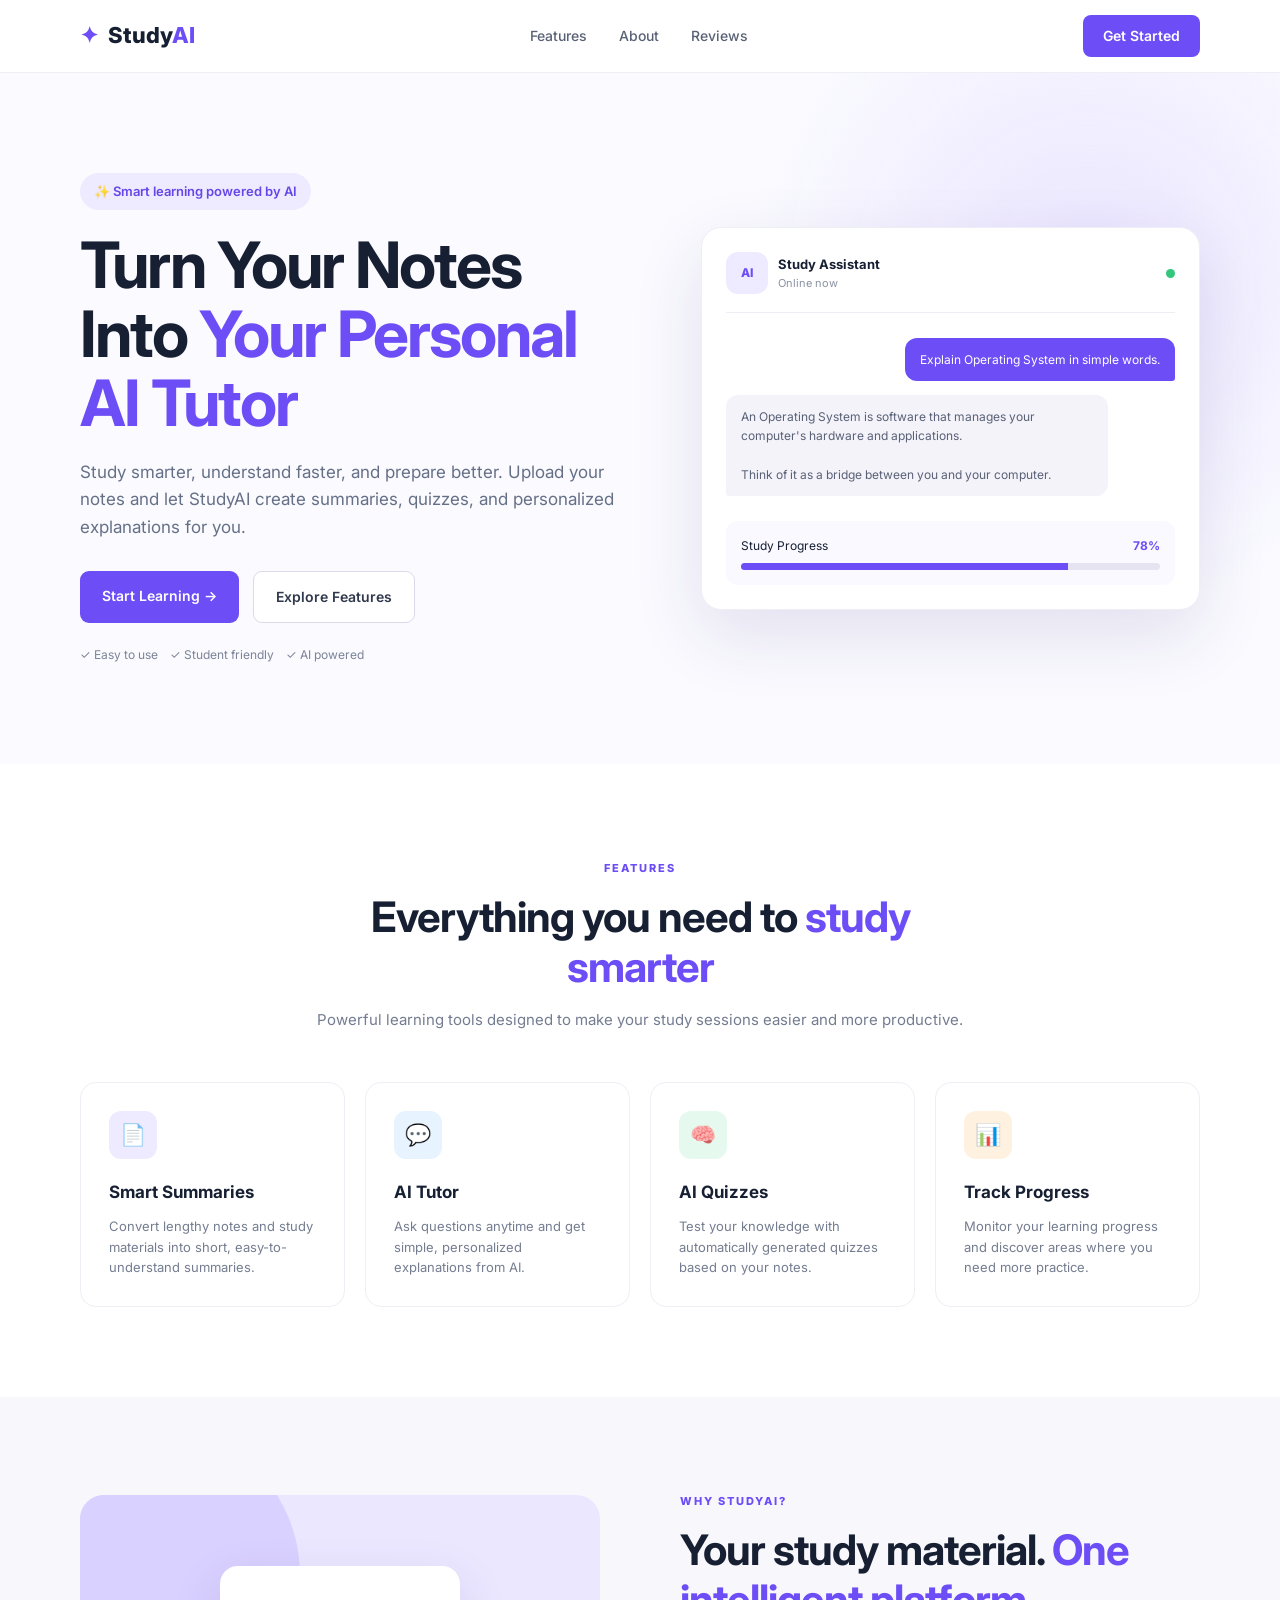
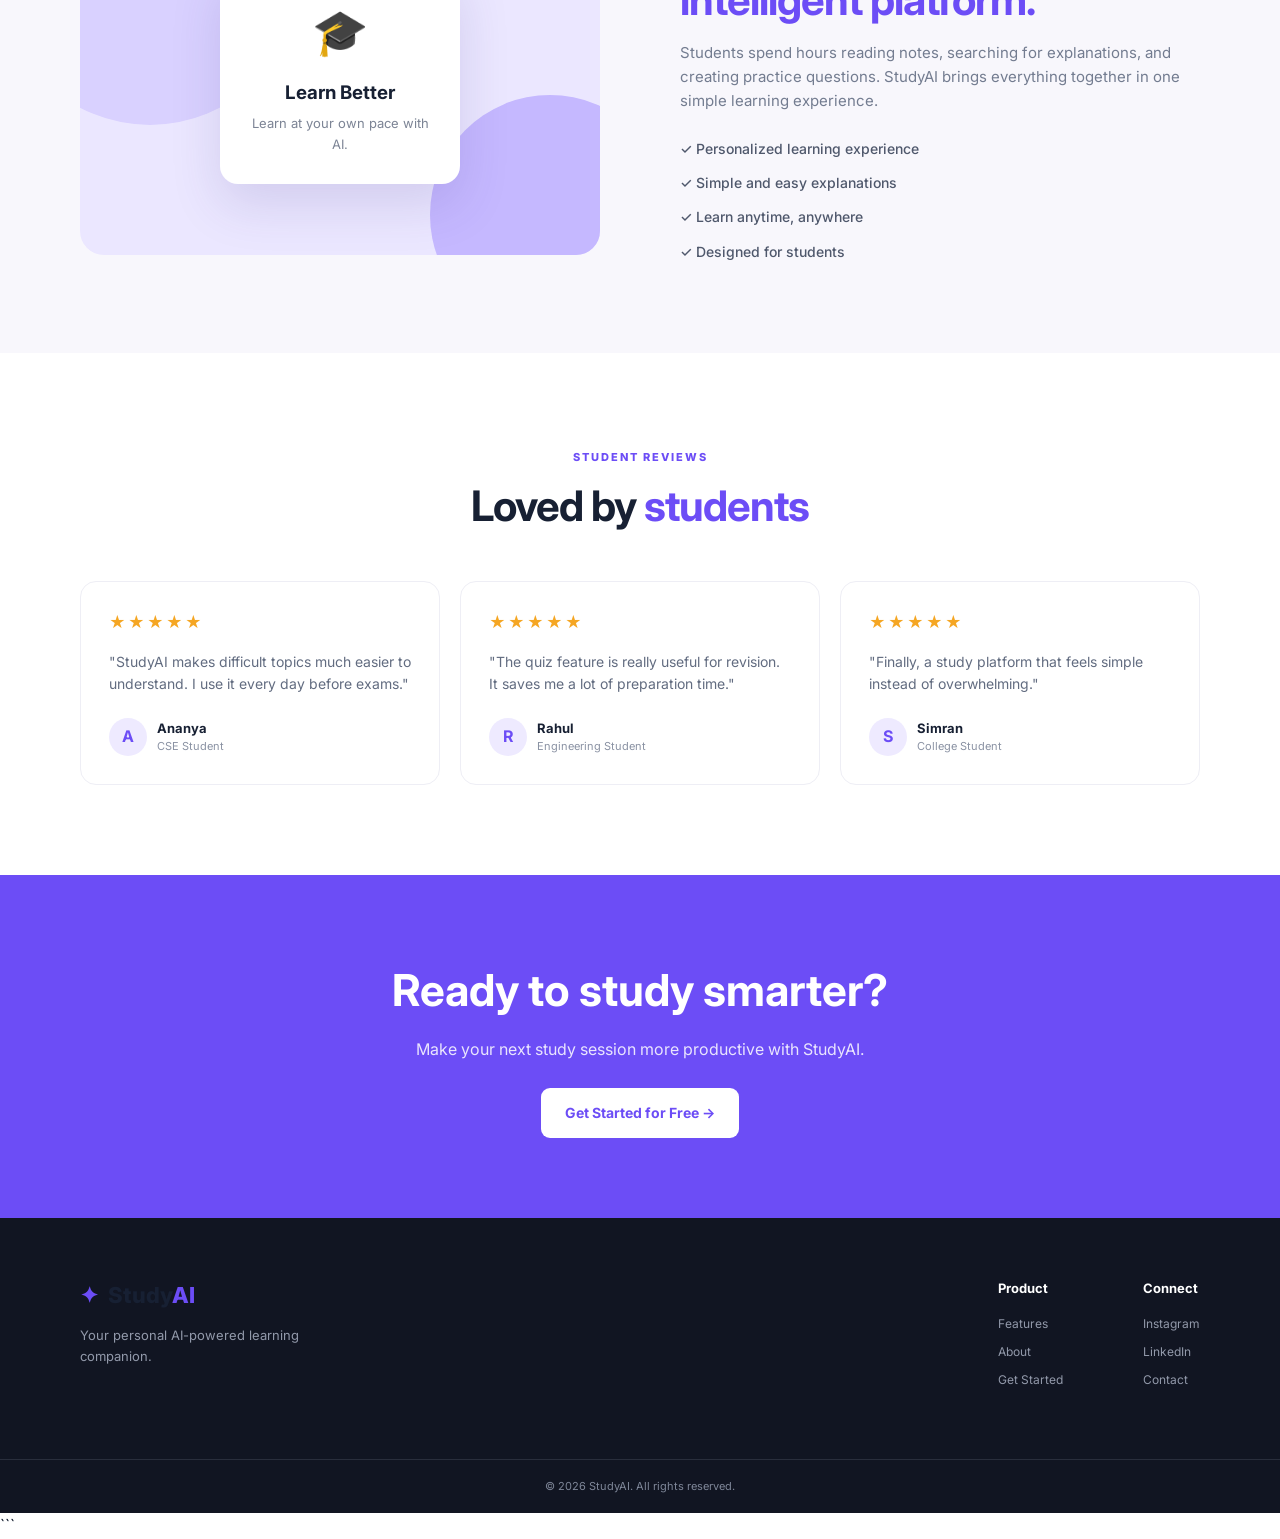
<file: WebDevelopment-Level1-Task1-StudyAI-LandingPage/index.html>
<!DOCTYPE html>
<html lang="en">
<head>
    <meta charset="UTF-8">
    <meta name="viewport" content="width=device-width, initial-scale=1.0">

    <title>StudyAI | Your Personal AI Tutor</title>

    <link rel="stylesheet" href="style.css">

    <!-- Google Font -->
    <link rel="preconnect" href="https://fonts.googleapis.com">
    <link rel="preconnect" href="https://fonts.gstatic.com" crossorigin>
    <link href="https://fonts.googleapis.com/css2?family=Inter:wght@400;500;600;700;800&display=swap" rel="stylesheet">
</head>

<body>

    <!-- ================= NAVBAR ================= -->
    <header class="navbar">
        <div class="container nav-content">

            <a href="#" class="logo">
                <span class="logo-icon">✦</span>
                Study<span>AI</span>
            </a>

            <nav class="nav-links">
                <a href="#features">Features</a>
                <a href="#about">About</a>
                <a href="#testimonials">Reviews</a>
            </nav>

            <a href="#start" class="nav-button">Get Started</a>

        </div>
    </header>


    <!-- ================= HERO ================= -->
    <main>

        <section class="hero">
            <div class="container hero-content">

                <div class="hero-text">

                    <div class="badge">
                        ✨ Smart learning powered by AI
                    </div>

                    <h1>
                        Turn Your Notes Into
                        <span>Your Personal AI Tutor</span>
                    </h1>

                    <p>
                        Study smarter, understand faster, and prepare better.
                        Upload your notes and let StudyAI create summaries,
                        quizzes, and personalized explanations for you.
                    </p>

                    <div class="hero-buttons">
                        <a href="#start" class="primary-btn">
                            Start Learning →
                        </a>

                        <a href="#features" class="secondary-btn">
                            Explore Features
                        </a>
                    </div>

                    <div class="trust-text">
                        ✓ Easy to use &nbsp;&nbsp; ✓ Student friendly &nbsp;&nbsp; ✓ AI powered
                    </div>

                </div>


                <div class="hero-card">

                    <div class="card-header">
                        <div class="profile">
                            <div class="avatar">AI</div>
                            <div>
                                <strong>Study Assistant</strong>
                                <small>Online now</small>
                            </div>
                        </div>

                        <span class="online-dot"></span>
                    </div>

                    <div class="chat">

                        <div class="message user-message">
                            Explain Operating System in simple words.
                        </div>

                        <div class="message ai-message">
                            An Operating System is software that manages
                            your computer's hardware and applications.
                            <br><br>
                            Think of it as a bridge between you and your computer.
                        </div>

                    </div>

                    <div class="progress-box">
                        <div class="progress-info">
                            <span>Study Progress</span>
                            <strong>78%</strong>
                        </div>

                        <div class="progress-bar">
                            <div class="progress"></div>
                        </div>
                    </div>

                </div>

            </div>
        </section>


        <!-- ================= FEATURES ================= -->
        <section id="features" class="features section">

            <div class="container">

                <div class="section-heading">
                    <span class="section-label">FEATURES</span>

                    <h2>
                        Everything you need to
                        <span>study smarter</span>
                    </h2>

                    <p>
                        Powerful learning tools designed to make your
                        study sessions easier and more productive.
                    </p>
                </div>


                <div class="feature-grid">

                    <article class="feature-card">
                        <div class="feature-icon purple">📄</div>
                        <h3>Smart Summaries</h3>
                        <p>
                            Convert lengthy notes and study materials
                            into short, easy-to-understand summaries.
                        </p>
                    </article>


                    <article class="feature-card">
                        <div class="feature-icon blue">💬</div>
                        <h3>AI Tutor</h3>
                        <p>
                            Ask questions anytime and get simple,
                            personalized explanations from AI.
                        </p>
                    </article>


                    <article class="feature-card">
                        <div class="feature-icon green">🧠</div>
                        <h3>AI Quizzes</h3>
                        <p>
                            Test your knowledge with automatically
                            generated quizzes based on your notes.
                        </p>
                    </article>


                    <article class="feature-card">
                        <div class="feature-icon orange">📊</div>
                        <h3>Track Progress</h3>
                        <p>
                            Monitor your learning progress and discover
                            areas where you need more practice.
                        </p>
                    </article>

                </div>

            </div>

        </section>


        <!-- ================= ABOUT ================= -->
        <section id="about" class="about section">

            <div class="container about-content">

                <div class="about-visual">
                    <div class="circle circle-one"></div>
                    <div class="circle circle-two"></div>

                    <div class="about-card">
                        <span class="big-icon">🎓</span>
                        <h3>Learn Better</h3>
                        <p>Learn at your own pace with AI.</p>
                    </div>
                </div>


                <div class="about-text">

                    <span class="section-label">WHY STUDYAI?</span>

                    <h2>
                        Your study material.
                        <span>One intelligent platform.</span>
                    </h2>

                    <p>
                        Students spend hours reading notes, searching for
                        explanations, and creating practice questions.
                        StudyAI brings everything together in one simple
                        learning experience.
                    </p>

                    <ul class="check-list">
                        <li>✓ Personalized learning experience</li>
                        <li>✓ Simple and easy explanations</li>
                        <li>✓ Learn anytime, anywhere</li>
                        <li>✓ Designed for students</li>
                    </ul>

                </div>

            </div>

        </section>


        <!-- ================= TESTIMONIALS ================= -->
        <section id="testimonials" class="testimonials section">

            <div class="container">

                <div class="section-heading">
                    <span class="section-label">STUDENT REVIEWS</span>

                    <h2>
                        Loved by
                        <span>students</span>
                    </h2>
                </div>


                <div class="testimonial-grid">

                    <article class="testimonial-card">
                        <div class="stars">★★★★★</div>

                        <p>
                            "StudyAI makes difficult topics much easier
                            to understand. I use it every day before exams."
                        </p>

                        <div class="student">
                            <div class="student-avatar">A</div>
                            <div>
                                <strong>Ananya</strong>
                                <small>CSE Student</small>
                            </div>
                        </div>
                    </article>


                    <article class="testimonial-card">
                        <div class="stars">★★★★★</div>

                        <p>
                            "The quiz feature is really useful for revision.
                            It saves me a lot of preparation time."
                        </p>

                        <div class="student">
                            <div class="student-avatar">R</div>
                            <div>
                                <strong>Rahul</strong>
                                <small>Engineering Student</small>
                            </div>
                        </div>
                    </article>


                    <article class="testimonial-card">
                        <div class="stars">★★★★★</div>

                        <p>
                            "Finally, a study platform that feels simple
                            instead of overwhelming."
                        </p>

                        <div class="student">
                            <div class="student-avatar">S</div>
                            <div>
                                <strong>Simran</strong>
                                <small>College Student</small>
                            </div>
                        </div>
                    </article>

                </div>

            </div>

        </section>


        <!-- ================= CTA ================= -->
        <section id="start" class="cta">

            <div class="container cta-content">

                <h2>Ready to study smarter?</h2>

                <p>
                    Make your next study session more productive with StudyAI.
                </p>

                <a href="#" class="cta-button">
                    Get Started for Free →
                </a>

            </div>

        </section>

    </main>


    <!-- ================= FOOTER ================= -->
    <footer class="footer">

        <div class="container footer-content">

            <div class="footer-brand">

                <a href="#" class="logo">
                    <span class="logo-icon">✦</span>
                    Study<span>AI</span>
                </a>

                <p>
                    Your personal AI-powered learning companion.
                </p>

            </div>


            <div class="footer-links">

                <div>
                    <h4>Product</h4>
                    <a href="#features">Features</a>
                    <a href="#about">About</a>
                    <a href="#start">Get Started</a>
                </div>

                <div>
                    <h4>Connect</h4>
                    <a href="#">Instagram</a>
                    <a href="#">LinkedIn</a>
                    <a href="#">Contact</a>
                </div>

            </div>

        </div>


        <div class="footer-bottom">
            <p>© 2026 StudyAI. All rights reserved.</p>
        </div>

    </footer>

</body>
</html>
```
</file>
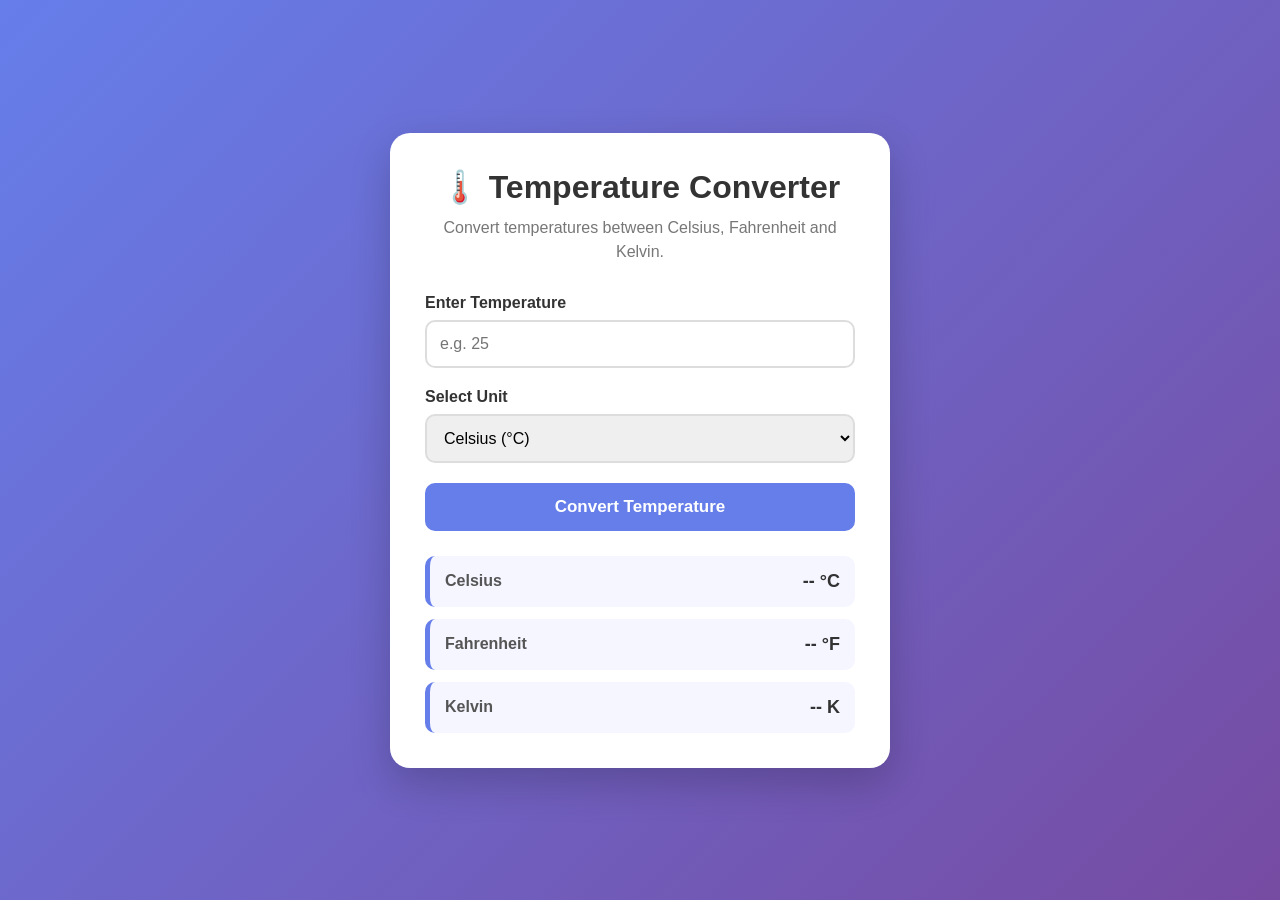
<file: WebDevelopment-Level1-Task2-TemperatureConverter/index.html>
<!DOCTYPE html>
<html lang="en">
<head>
    <meta charset="UTF-8">
    <meta name="viewport" content="width=device-width, initial-scale=1.0">

    <title>Temperature Converter</title>

    <link rel="stylesheet" href="style.css">
</head>

<body>

    <div class="container">

        <div class="converter-card">

            <h1>🌡️ Temperature Converter</h1>

            <p class="subtitle">
                Convert temperatures between Celsius, Fahrenheit and Kelvin.
            </p>

            <div class="form-group">
                <label for="temperature">Enter Temperature</label>

                <input
                    type="number"
                    id="temperature"
                    placeholder="e.g. 25"
                    step="any"
                >
            </div>

            <div class="form-group">
                <label for="unit">Select Unit</label>

                <select id="unit">
                    <option value="celsius">Celsius (°C)</option>
                    <option value="fahrenheit">Fahrenheit (°F)</option>
                    <option value="kelvin">Kelvin (K)</option>
                </select>
            </div>

            <button id="convertBtn">Convert Temperature</button>

            <div id="errorMessage" class="error"></div>

            <div id="results" class="results">

                <div class="result-box">
                    <span>Celsius</span>
                    <strong id="celsiusResult">-- °C</strong>
                </div>

                <div class="result-box">
                    <span>Fahrenheit</span>
                    <strong id="fahrenheitResult">-- °F</strong>
                </div>

                <div class="result-box">
                    <span>Kelvin</span>
                    <strong id="kelvinResult">-- K</strong>
                </div>

            </div>

        </div>

    </div>

    <script src="script.js"></script>

</body>
</html>
</file>
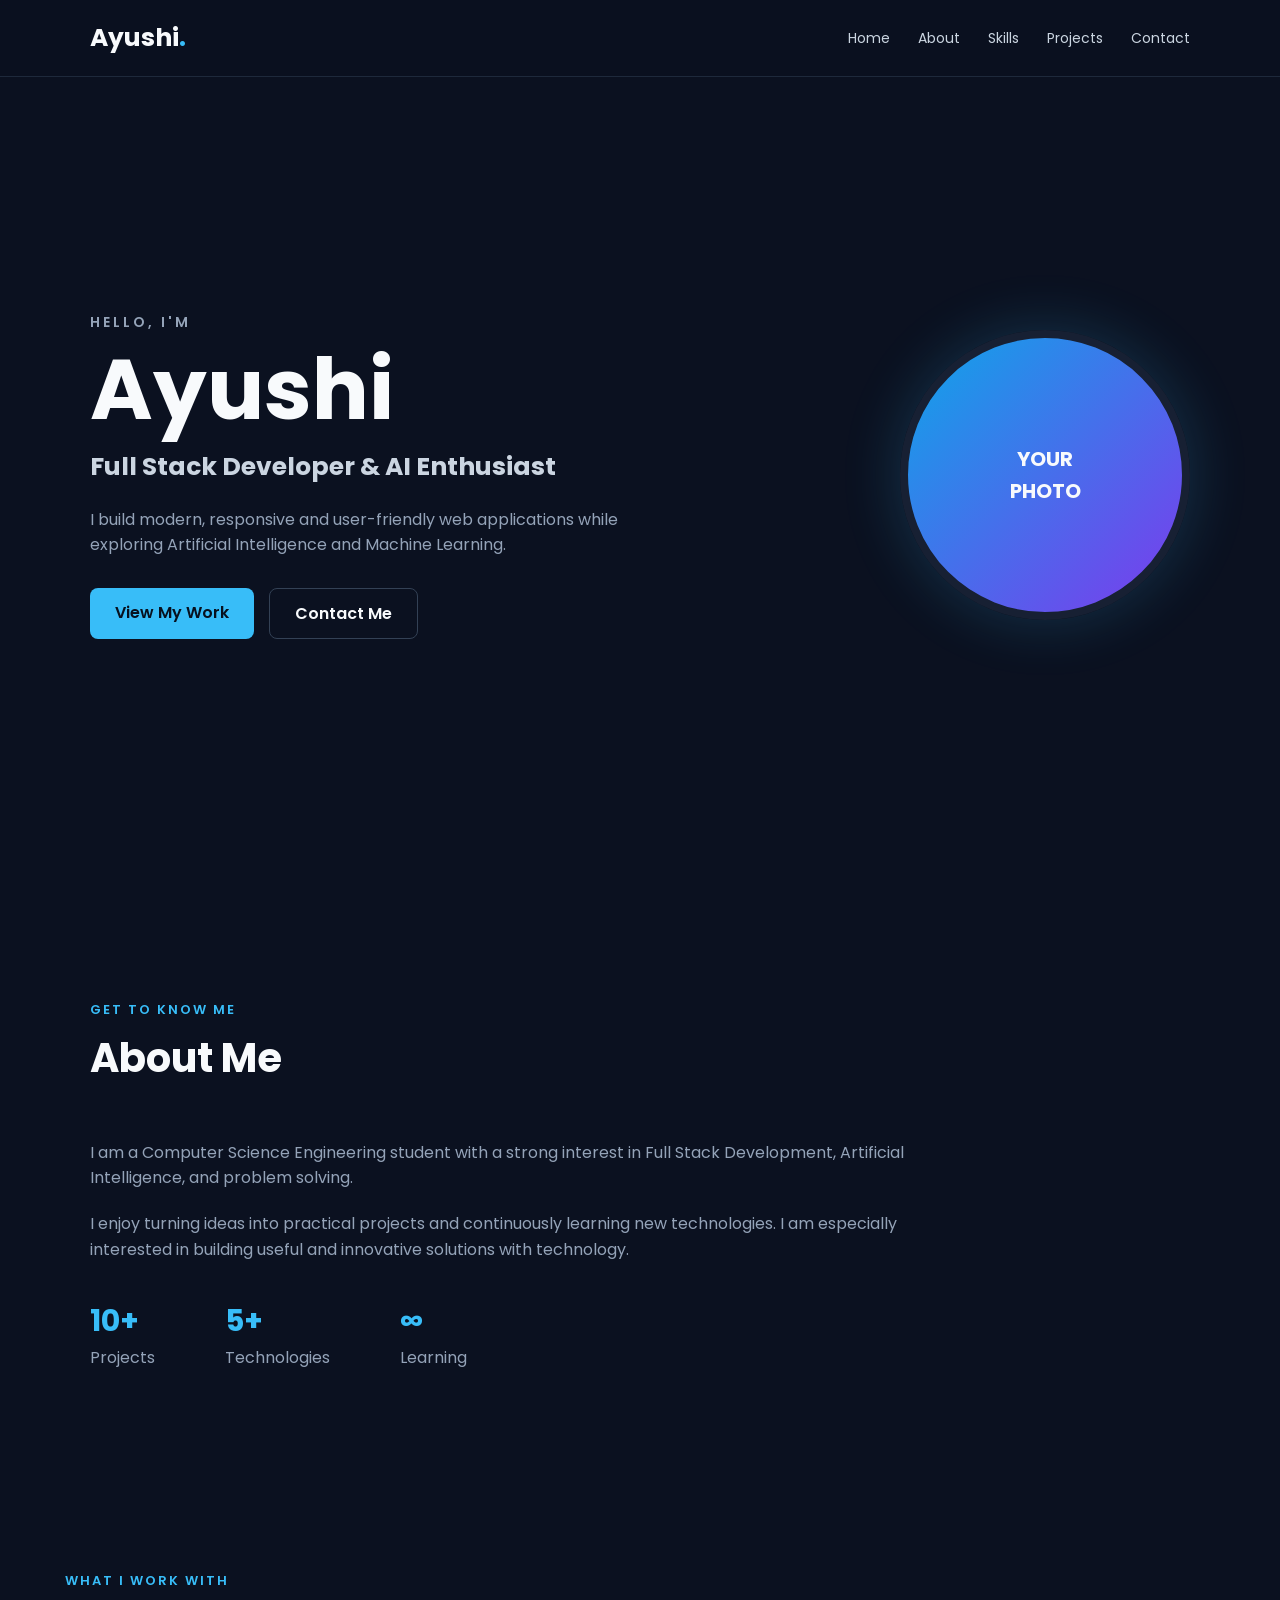
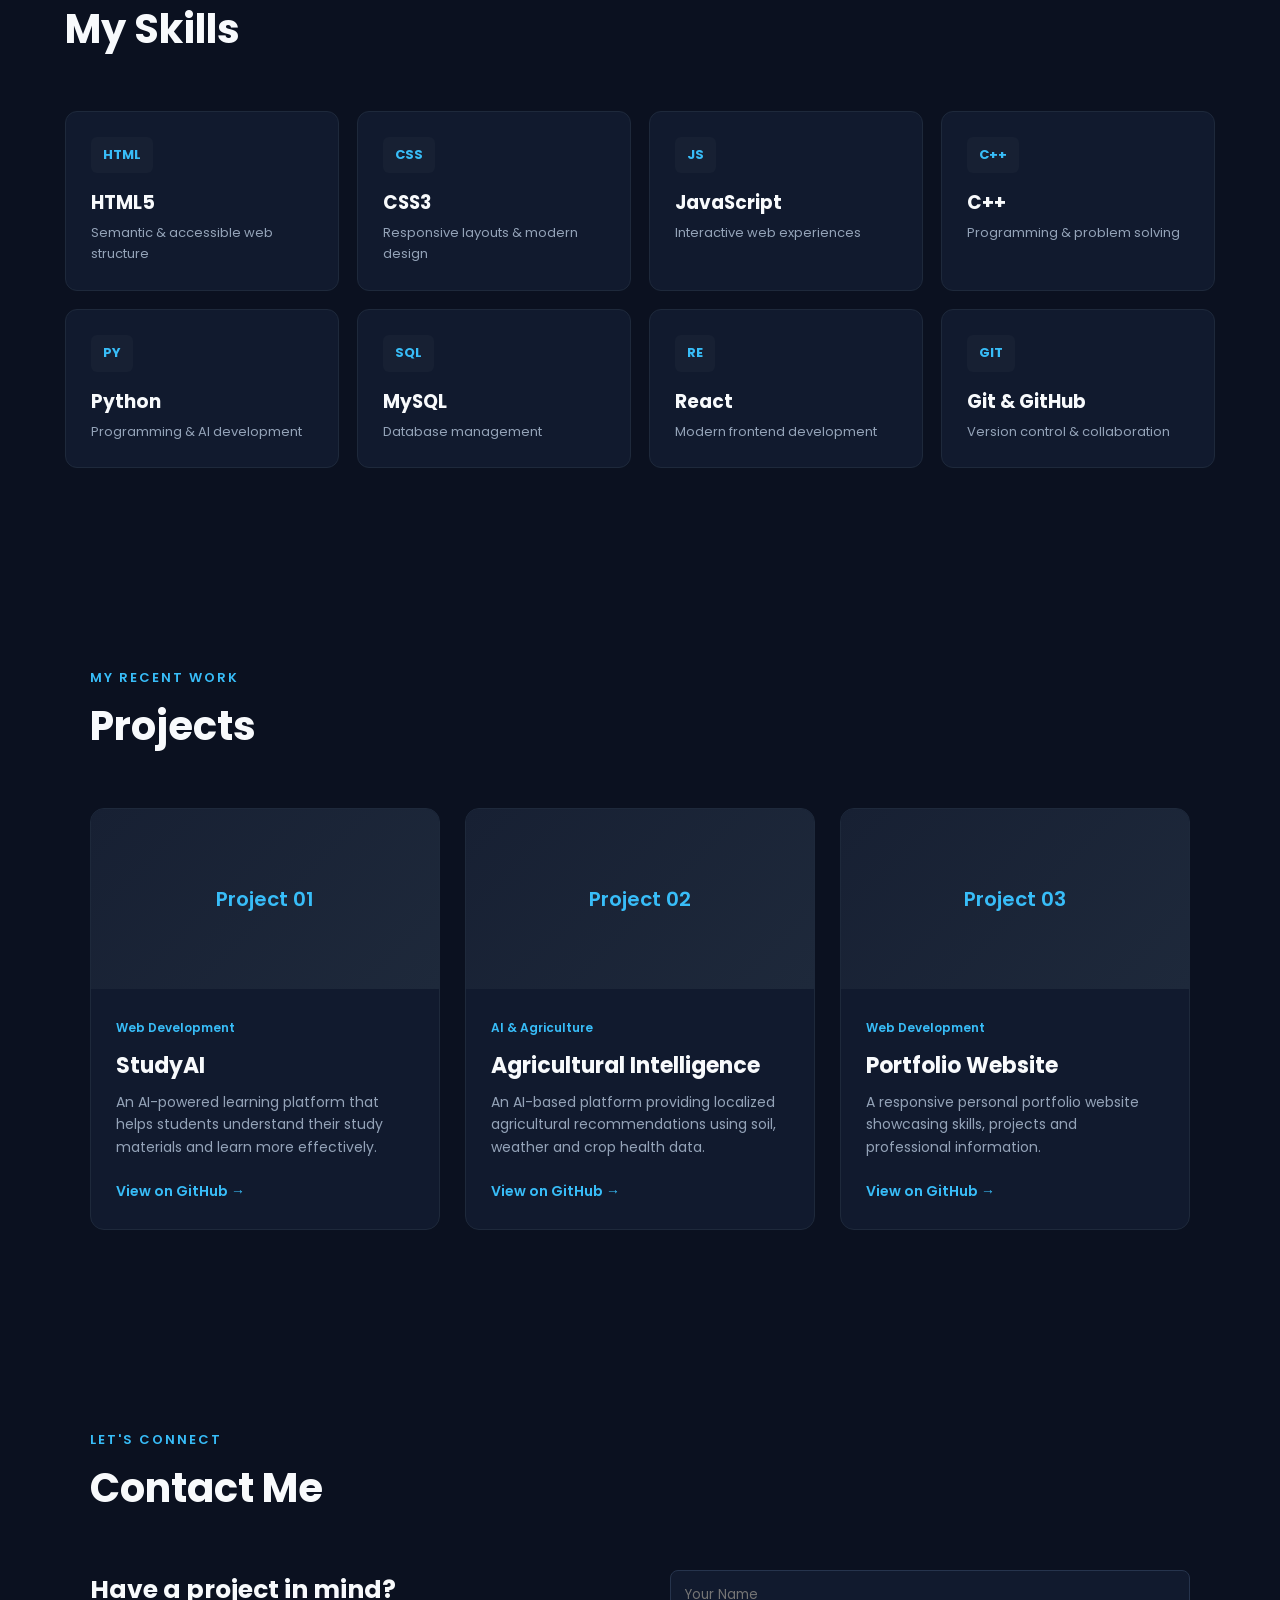
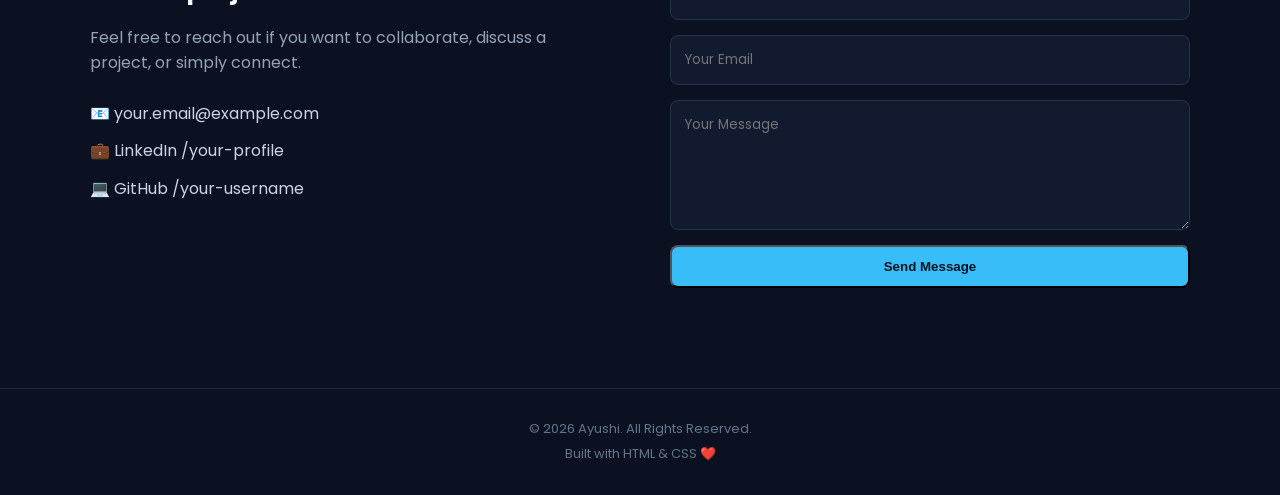
<file: WebDevelopment-Level1-Task3-Portfolio/index.html>
<!DOCTYPE html>
<html lang="en">
<head>
    <meta charset="UTF-8">
    <meta name="viewport" content="width=device-width, initial-scale=1.0">

    <title>Ayushi | Full Stack Developer</title>

    <!-- Google Font -->
    <link rel="preconnect" href="https://fonts.googleapis.com">
    <link rel="preconnect" href="https://fonts.gstatic.com" crossorigin>
    <link href="https://fonts.googleapis.com/css2?family=Poppins:wght@300;400;500;600;700&display=swap" rel="stylesheet">

    <!-- CSS -->
    <link rel="stylesheet" href="style.css">
</head>

<body>

    <!-- Navigation -->
    <header>
        <nav class="navbar">
            <div class="logo">Ayushi<span>.</span></div>

            <ul class="nav-links">
                <li><a href="#home">Home</a></li>
                <li><a href="#about">About</a></li>
                <li><a href="#skills">Skills</a></li>
                <li><a href="#projects">Projects</a></li>
                <li><a href="#contact">Contact</a></li>
            </ul>
        </nav>
    </header>


    <!-- Hero Section -->
    <section id="home" class="hero">

        <div class="hero-content">
            <p class="hello">HELLO, I'M</p>

            <h1>Ayushi</h1>

            <h2>Full Stack Developer & AI Enthusiast</h2>

            <p>
                I build modern, responsive and user-friendly web applications
                while exploring Artificial Intelligence and Machine Learning.
            </p>

            <div class="hero-buttons">
                <a href="#projects" class="btn primary-btn">View My Work</a>
                <a href="#contact" class="btn secondary-btn">Contact Me</a>
            </div>
        </div>

        <div class="profile-container">
            <div class="profile-placeholder">
                <span>YOUR<br>PHOTO</span>
            </div>
        </div>

    </section>


    <!-- About Section -->
    <section id="about" class="section">

        <div class="section-heading">
            <p>GET TO KNOW ME</p>
            <h2>About Me</h2>
        </div>

        <div class="about-content">

            <div class="about-text">
                <p>
                    I am a Computer Science Engineering student with a strong
                    interest in Full Stack Development, Artificial Intelligence,
                    and problem solving.
                </p>

                <p>
                    I enjoy turning ideas into practical projects and continuously
                    learning new technologies. I am especially interested in
                    building useful and innovative solutions with technology.
                </p>

                <div class="about-stats">
                    <div>
                        <h3>10+</h3>
                        <p>Projects</p>
                    </div>

                    <div>
                        <h3>5+</h3>
                        <p>Technologies</p>
                    </div>

                    <div>
                        <h3>∞</h3>
                        <p>Learning</p>
                    </div>
                </div>
            </div>

        </div>
    </section>


    <!-- Skills Section -->
    <section id="skills" class="section skills-section">

        <div class="section-heading">
            <p>WHAT I WORK WITH</p>
            <h2>My Skills</h2>
        </div>

        <div class="skills-grid">

            <div class="skill-card">
                <div class="skill-icon">HTML</div>
                <h3>HTML5</h3>
                <p>Semantic & accessible web structure</p>
            </div>

            <div class="skill-card">
                <div class="skill-icon">CSS</div>
                <h3>CSS3</h3>
                <p>Responsive layouts & modern design</p>
            </div>

            <div class="skill-card">
                <div class="skill-icon">JS</div>
                <h3>JavaScript</h3>
                <p>Interactive web experiences</p>
            </div>

            <div class="skill-card">
                <div class="skill-icon">C++</div>
                <h3>C++</h3>
                <p>Programming & problem solving</p>
            </div>

            <div class="skill-card">
                <div class="skill-icon">PY</div>
                <h3>Python</h3>
                <p>Programming & AI development</p>
            </div>

            <div class="skill-card">
                <div class="skill-icon">SQL</div>
                <h3>MySQL</h3>
                <p>Database management</p>
            </div>

            <div class="skill-card">
                <div class="skill-icon">RE</div>
                <h3>React</h3>
                <p>Modern frontend development</p>
            </div>

            <div class="skill-card">
                <div class="skill-icon">GIT</div>
                <h3>Git & GitHub</h3>
                <p>Version control & collaboration</p>
            </div>

        </div>
    </section>


    <!-- Projects Section -->
    <section id="projects" class="section">

        <div class="section-heading">
            <p>MY RECENT WORK</p>
            <h2>Projects</h2>
        </div>

        <div class="projects-grid">

            <div class="project-card">
                <div class="project-image">
                    Project 01
                </div>

                <div class="project-content">
                    <span>Web Development</span>

                    <h3>StudyAI</h3>

                    <p>
                        An AI-powered learning platform that helps students
                        understand their study materials and learn more effectively.
                    </p>

                    <a href="#" class="project-link">
                        View on GitHub →
                    </a>
                </div>
            </div>


            <div class="project-card">
                <div class="project-image">
                    Project 02
                </div>

                <div class="project-content">
                    <span>AI & Agriculture</span>

                    <h3>Agricultural Intelligence</h3>

                    <p>
                        An AI-based platform providing localized agricultural
                        recommendations using soil, weather and crop health data.
                    </p>

                    <a href="#" class="project-link">
                        View on GitHub →
                    </a>
                </div>
            </div>


            <div class="project-card">
                <div class="project-image">
                    Project 03
                </div>

                <div class="project-content">
                    <span>Web Development</span>

                    <h3>Portfolio Website</h3>

                    <p>
                        A responsive personal portfolio website showcasing
                        skills, projects and professional information.
                    </p>

                    <a href="#" class="project-link">
                        View on GitHub →
                    </a>
                </div>
            </div>

        </div>

    </section>


    <!-- Contact Section -->
    <section id="contact" class="section contact-section">

        <div class="section-heading">
            <p>LET'S CONNECT</p>
            <h2>Contact Me</h2>
        </div>

        <div class="contact-container">

            <div class="contact-info">
                <h3>Have a project in mind?</h3>

                <p>
                    Feel free to reach out if you want to collaborate,
                    discuss a project, or simply connect.
                </p>

                <div class="contact-details">
                    <p>📧 your.email@example.com</p>
                    <p>💼 LinkedIn /your-profile</p>
                    <p>💻 GitHub /your-username</p>
                </div>
            </div>


            <form class="contact-form">

                <input type="text" placeholder="Your Name" required>

                <input type="email" placeholder="Your Email" required>

                <textarea rows="5" placeholder="Your Message"></textarea>

                <button type="submit" class="btn primary-btn">
                    Send Message
                </button>

            </form>

        </div>

    </section>


    <!-- Footer -->
    <footer>
        <p>© 2026 Ayushi. All Rights Reserved.</p>
        <p>Built with HTML & CSS ❤️</p>
    </footer>

</body>
</html>
</file>
<file: WebDevelopment-Level1-Task1-StudyAI-LandingPage/style.css>
* {
    margin: 0;
    padding: 0;
    box-sizing: border-box;
}

html {
    scroll-behavior: smooth;
}

body {
    font-family: "Inter", sans-serif;
    color: #172033;
    background: #ffffff;
    line-height: 1.6;
}

a {
    text-decoration: none;
    color: inherit;
}

.container {
    width: min(1120px, 92%);
    margin: auto;
}

.section {
    padding: 90px 0;
}


/* =========================
   NAVBAR
========================= */

.navbar {
    position: sticky;
    top: 0;
    z-index: 1000;

    background: rgba(255, 255, 255, 0.95);
    border-bottom: 1px solid #eeeeF5;
    backdrop-filter: blur(10px);
}

.nav-content {
    min-height: 72px;

    display: flex;
    align-items: center;
    justify-content: space-between;

    gap: 30px;
}

.logo {
    font-size: 22px;
    font-weight: 800;
    color: #172033;
}

.logo span:last-child {
    color: #6c4df6;
}

.logo-icon {
    color: #6c4df6;
    margin-right: 5px;
}

.nav-links {
    display: flex;
    gap: 32px;
}

.nav-links a {
    font-size: 14px;
    font-weight: 500;
    color: #596176;

    transition: 0.3s;
}

.nav-links a:hover {
    color: #6c4df6;
}

.nav-button {
    background: #6c4df6;
    color: white;

    padding: 10px 20px;
    border-radius: 8px;

    font-size: 14px;
    font-weight: 600;

    transition: 0.3s;
}

.nav-button:hover {
    transform: translateY(-2px);
}


/* =========================
   HERO
========================= */

.hero {
    padding: 100px 0;
    background:
        radial-gradient(circle at 85% 30%, #e9e4ff 0, transparent 28%),
        #fafaff;
}

.hero-content {
    display: grid;
    grid-template-columns: 1.05fr 0.95fr;

    align-items: center;
    gap: 70px;
}

.badge {
    display: inline-block;

    background: #eeeaff;
    color: #6547e8;

    padding: 8px 14px;
    border-radius: 30px;

    font-size: 13px;
    font-weight: 600;

    margin-bottom: 20px;
}

.hero h1 {
    font-size: clamp(42px, 5vw, 68px);
    line-height: 1.08;

    letter-spacing: -2px;

    margin-bottom: 22px;
}

.hero h1 span {
    color: #6c4df6;
}

.hero-text > p {
    max-width: 600px;

    color: #657087;
    font-size: 17px;

    margin-bottom: 30px;
}

.hero-buttons {
    display: flex;
    flex-wrap: wrap;
    gap: 14px;
}

.primary-btn,
.secondary-btn {
    padding: 14px 22px;
    border-radius: 9px;

    font-weight: 600;
    font-size: 14px;

    transition: 0.3s;
}

.primary-btn {
    background: #6c4df6;
    color: white;
}

.primary-btn:hover {
    transform: translateY(-3px);
}

.secondary-btn {
    border: 1px solid #dcd9eb;
    color: #30384c;
    background: white;
}

.secondary-btn:hover {
    border-color: #6c4df6;
    color: #6c4df6;
}

.trust-text {
    margin-top: 22px;

    color: #7b8497;
    font-size: 12px;
}


/* =========================
   HERO CARD
========================= */

.hero-card {
    background: white;

    padding: 24px;

    border-radius: 20px;

    box-shadow:
        0 25px 70px rgba(54, 43, 112, 0.12);

    border: 1px solid #eeeef5;
}

.card-header {
    display: flex;
    justify-content: space-between;
    align-items: center;

    padding-bottom: 18px;
    border-bottom: 1px solid #eeeeF5;
}

.profile {
    display: flex;
    align-items: center;
    gap: 10px;
}

.avatar {
    width: 42px;
    height: 42px;

    display: grid;
    place-items: center;

    border-radius: 12px;

    background: #eeeaff;
    color: #6c4df6;

    font-size: 12px;
    font-weight: 800;
}

.profile strong,
.profile small {
    display: block;
}

.profile strong {
    font-size: 13px;
}

.profile small {
    color: #8a92a3;
    font-size: 11px;
}

.online-dot {
    width: 9px;
    height: 9px;

    background: #32c77c;
    border-radius: 50%;
}

.chat {
    padding: 25px 0;

    display: flex;
    flex-direction: column;
    gap: 14px;
}

.message {
    max-width: 85%;

    padding: 12px 15px;

    border-radius: 12px;

    font-size: 12px;
}

.user-message {
    align-self: flex-end;

    background: #6c4df6;
    color: white;

    border-bottom-right-radius: 3px;
}

.ai-message {
    background: #f4f3fa;
    color: #596176;

    border-bottom-left-radius: 3px;
}

.progress-box {
    background: #faf9ff;

    padding: 15px;

    border-radius: 12px;
}

.progress-info {
    display: flex;
    justify-content: space-between;

    font-size: 12px;
    margin-bottom: 8px;
}

.progress-info strong {
    color: #6c4df6;
}

.progress-bar {
    height: 7px;

    background: #e7e4f2;
    border-radius: 20px;

    overflow: hidden;
}

.progress {
    width: 78%;
    height: 100%;

    background: #6c4df6;
}


/* =========================
   SECTION HEADING
========================= */

.section-heading {
    text-align: center;
    max-width: 650px;
    margin: 0 auto 50px;
}

.section-label {
    color: #6c4df6;

    font-size: 11px;
    font-weight: 800;

    letter-spacing: 2px;
}

.section-heading h2,
.about-text h2 {
    font-size: clamp(30px, 4vw, 42px);

    line-height: 1.2;
    margin: 12px 0 15px;

    letter-spacing: -1px;
}

.section-heading h2 span,
.about-text h2 span {
    color: #6c4df6;
}

.section-heading p,
.about-text > p {
    color: #737c90;
    font-size: 15px;
}


/* =========================
   FEATURES
========================= */

.features {
    background: white;
}

.feature-grid {
    display: grid;

    grid-template-columns: repeat(4, 1fr);

    gap: 20px;
}

.feature-card {
    padding: 28px;

    border: 1px solid #eeeeF5;
    border-radius: 16px;

    transition: 0.3s;
}

.feature-card:hover {
    transform: translateY(-6px);

    box-shadow: 0 15px 40px rgba(40, 30, 100, 0.08);
}

.feature-icon {
    width: 48px;
    height: 48px;

    display: grid;
    place-items: center;

    border-radius: 12px;

    margin-bottom: 20px;

    font-size: 21px;
}

.purple {
    background: #eeeaff;
}

.blue {
    background: #e7f3ff;
}

.green {
    background: #e5f9ef;
}

.orange {
    background: #fff1df;
}

.feature-card h3 {
    font-size: 17px;
    margin-bottom: 10px;
}

.feature-card p {
    color: #747d90;
    font-size: 13px;
}


/* =========================
   ABOUT
========================= */

.about {
    background: #f8f7fc;
}

.about-content {
    display: grid;

    grid-template-columns: 1fr 1fr;

    align-items: center;
    gap: 80px;
}

.about-visual {
    min-height: 360px;

    position: relative;

    display: grid;
    place-items: center;

    overflow: hidden;

    border-radius: 24px;

    background: #ebe7ff;
}

.circle {
    position: absolute;

    border-radius: 50%;
}

.circle-one {
    width: 300px;
    height: 300px;

    background: #d9d1ff;

    left: -80px;
    top: -70px;
}

.circle-two {
    width: 240px;
    height: 240px;

    background: #c5b8ff;

    right: -70px;
    bottom: -80px;
}

.about-card {
    position: relative;
    z-index: 2;

    width: 240px;

    padding: 30px;

    text-align: center;

    background: white;

    border-radius: 18px;

    box-shadow: 0 20px 50px rgba(70, 55, 140, 0.15);
}

.big-icon {
    display: block;

    font-size: 45px;

    margin-bottom: 10px;
}

.about-card h3 {
    margin-bottom: 5px;
}

.about-card p {
    color: #7c8495;
    font-size: 13px;
}

.check-list {
    list-style: none;

    margin-top: 25px;

    display: grid;
    gap: 12px;
}

.check-list li {
    color: #4f586c;

    font-size: 14px;
    font-weight: 500;
}


/* =========================
   TESTIMONIALS
========================= */

.testimonials {
    background: white;
}

.testimonial-grid {
    display: grid;

    grid-template-columns: repeat(3, 1fr);

    gap: 20px;
}

.testimonial-card {
    padding: 28px;

    border: 1px solid #eeeeF5;

    border-radius: 16px;
}

.stars {
    color: #f5a623;

    letter-spacing: 2px;

    margin-bottom: 15px;
}

.testimonial-card > p {
    color: #626c80;

    font-size: 14px;

    margin-bottom: 22px;
}

.student {
    display: flex;
    align-items: center;
    gap: 10px;
}

.student-avatar {
    width: 38px;
    height: 38px;

    display: grid;
    place-items: center;

    background: #eeeaff;
    color: #6c4df6;

    border-radius: 50%;

    font-weight: 700;
}

.student strong,
.student small {
    display: block;
}

.student strong {
    font-size: 13px;
}

.student small {
    color: #8a92a3;

    font-size: 11px;
}


/* =========================
   CTA
========================= */

.cta {
    padding: 80px 0;

    background: #6c4df6;

    color: white;

    text-align: center;
}

.cta h2 {
    font-size: clamp(30px, 4vw, 44px);

    margin-bottom: 12px;
}

.cta p {
    opacity: 0.85;

    margin-bottom: 25px;
}

.cta-button {
    display: inline-block;

    background: white;
    color: #6c4df6;

    padding: 14px 24px;

    border-radius: 9px;

    font-size: 14px;
    font-weight: 700;
}


/* =========================
   FOOTER
========================= */

.footer {
    background: #111522;

    color: white;
}

.footer-content {
    padding: 60px 0;

    display: flex;
    justify-content: space-between;

    gap: 40px;
}

.footer-brand p {
    max-width: 280px;

    color: #9299aa;

    font-size: 13px;

    margin-top: 12px;
}

.footer-links {
    display: flex;
    gap: 80px;
}

.footer-links h4 {
    margin-bottom: 15px;

    font-size: 13px;
}

.footer-links a {
    display: block;

    color: #9299aa;

    font-size: 12px;

    margin-bottom: 9px;

    transition: 0.3s;
}

.footer-links a:hover {
    color: white;
}

.footer-bottom {
    border-top: 1px solid #292e3c;

    padding: 18px 0;

    text-align: center;

    color: #7f8799;

    font-size: 11px;
}


/* =========================
RESPONSIVE DESIGN
========================= */

@media (max-width: 900px) {

    .hero-content,
    .about-content {
        grid-template-columns: 1fr;
    }

    .hero {
        padding: 70px 0;
    }

    .hero-text {
        text-align: center;
    }

    .hero-text > p {
        margin-left: auto;
        margin-right: auto;
    }

    .hero-buttons {
        justify-content: center;
    }

    .feature-grid {
        grid-template-columns: repeat(2, 1fr);
    }

    .testimonial-grid {
        grid-template-columns: 1fr;
    }

    .about-content {
        gap: 45px;
    }
}


@media (max-width: 650px) {

    .nav-content {
        min-height: 65px;
    }

    .nav-links {
        display: none;
    }

    .nav-button {
        padding: 9px 14px;
    }

    .hero {
        padding: 55px 0;
    }

    .hero h1 {
        font-size: 40px;
    }

    .hero-text > p {
        font-size: 15px;
    }

    .hero-buttons {
        flex-direction: column;
    }

    .primary-btn,
    .secondary-btn {
        width: 100%;
        text-align: center;
    }

    .feature-grid {
        grid-template-columns: 1fr;
    }

    .section {
        padding: 65px 0;
    }

    .about-visual {
        min-height: 300px;
    }

    .footer-content {
        flex-direction: column;
    }

    .footer-links {
        gap: 50px;
    }
}
</file>
<file: WebDevelopment-Level1-Task2-TemperatureConverter/style.css>
* {
    margin: 0;
    padding: 0;
    box-sizing: border-box;
}

body {
    font-family: Arial, sans-serif;
    min-height: 100vh;

    display: flex;
    justify-content: center;
    align-items: center;

    background: linear-gradient(135deg, #667eea, #764ba2);

    padding: 20px;
}

.container {
    width: 100%;
    max-width: 500px;
}

.converter-card {
    background: white;
    padding: 35px;
    border-radius: 20px;

    box-shadow: 0 15px 40px rgba(0, 0, 0, 0.2);
}

h1 {
    text-align: center;
    color: #333;
    margin-bottom: 10px;
}

.subtitle {
    text-align: center;
    color: #777;
    margin-bottom: 30px;
    line-height: 1.5;
}

.form-group {
    margin-bottom: 20px;
}

label {
    display: block;
    font-weight: bold;
    color: #333;
    margin-bottom: 8px;
}

input,
select {
    width: 100%;
    padding: 13px;

    border: 2px solid #ddd;
    border-radius: 10px;

    font-size: 16px;
    outline: none;

    transition: 0.3s;
}

input:focus,
select:focus {
    border-color: #667eea;
}

button {
    width: 100%;
    padding: 14px;

    border: none;
    border-radius: 10px;

    background: #667eea;
    color: white;

    font-size: 17px;
    font-weight: bold;

    cursor: pointer;

    transition: 0.3s;
}

button:hover {
    background: #5568d9;
    transform: translateY(-2px);
}

.error {
    color: #d93025;
    background: #ffe8e6;

    padding: 10px;
    border-radius: 8px;

    margin-top: 15px;

    display: none;
}

.results {
    margin-top: 25px;

    display: grid;
    gap: 12px;
}

.result-box {
    display: flex;
    justify-content: space-between;
    align-items: center;

    background: #f5f6ff;

    padding: 15px;

    border-radius: 10px;

    border-left: 5px solid #667eea;
}

.result-box span {
    color: #555;
    font-weight: bold;
}

.result-box strong {
    color: #333;
    font-size: 18px;
}

@media (max-width: 500px) {

    .converter-card {
        padding: 25px 20px;
    }

    h1 {
        font-size: 25px;
    }
}
</file>
<file: WebDevelopment-Level1-Task3-Portfolio/style.css>
/* =========================
   GLOBAL STYLES
========================= */

* {
    margin: 0;
    padding: 0;
    box-sizing: border-box;
}

html {
    scroll-behavior: smooth;
}

body {
    font-family: "Poppins", sans-serif;
    background: #0b1120;
    color: #f8fafc;
    line-height: 1.6;
}

a {
    text-decoration: none;
    color: inherit;
}

section {
    scroll-margin-top: 80px;
}


/* =========================
   NAVBAR
========================= */

header {
    position: fixed;
    top: 0;
    width: 100%;
    z-index: 1000;
    background: rgba(11, 17, 32, 0.9);
    backdrop-filter: blur(12px);
    border-bottom: 1px solid #1e293b;
}

.navbar {
    max-width: 1150px;
    margin: auto;
    padding: 18px 25px;

    display: flex;
    align-items: center;
    justify-content: space-between;
}

.logo {
    font-size: 25px;
    font-weight: 700;
}

.logo span {
    color: #38bdf8;
}

.nav-links {
    display: flex;
    gap: 28px;
    list-style: none;
}

.nav-links a {
    color: #cbd5e1;
    font-size: 14px;
    transition: 0.3s;
}

.nav-links a:hover {
    color: #38bdf8;
}


/* =========================
   HERO
========================= */

.hero {
    min-height: 100vh;
    max-width: 1150px;
    margin: auto;
    padding: 120px 25px 70px;

    display: flex;
    align-items: center;
    justify-content: space-between;
    gap: 60px;
}

.hero-content {
    max-width: 650px;
}

.hello {
    color: #38bdf8;
    font-size: 14px;
    font-weight: 600;
    letter-spacing: 3px;
}

.hero h1 {
    font-size: clamp(50px, 8vw, 85px);
    line-height: 1.1;
    margin: 10px 0;
}

.hero h2 {
    font-size: 25px;
    color: #cbd5e1;
    margin-bottom: 20px;
}

.hero-content > p {
    color: #94a3b8;
    max-width: 570px;
}

.hero-buttons {
    display: flex;
    gap: 15px;
    margin-top: 30px;
}

.btn {
    display: inline-block;
    padding: 12px 25px;
    border-radius: 8px;
    font-weight: 600;
    transition: 0.3s;
}

.primary-btn {
    background: #38bdf8;
    color: #07111f;
}

.primary-btn:hover {
    transform: translateY(-3px);
    box-shadow: 0 10px 25px rgba(56, 189, 248, 0.25);
}

.secondary-btn {
    border: 1px solid #334155;
    color: #f8fafc;
}

.secondary-btn:hover {
    border-color: #38bdf8;
    color: #38bdf8;
}


/* Profile */

.profile-container {
    display: flex;
    justify-content: center;
    align-items: center;
}

.profile-placeholder {
    width: 290px;
    height: 290px;
    border-radius: 50%;

    display: flex;
    justify-content: center;
    align-items: center;

    background: linear-gradient(
        135deg,
        #0ea5e9,
        #7c3aed
    );

    border: 8px solid #172033;

    box-shadow: 0 0 60px rgba(56, 189, 248, 0.2);
}

.profile-placeholder span {
    text-align: center;
    font-weight: 700;
    font-size: 20px;
}


/* =========================
   GENERAL SECTION
========================= */

.section {
    max-width: 1150px;
    margin: auto;
    padding: 100px 25px;
}

.section-heading {
    margin-bottom: 50px;
}

.section-heading p {
    color: #38bdf8;
    font-size: 13px;
    font-weight: 600;
    letter-spacing: 2px;
}

.section-heading h2 {
    font-size: 40px;
    margin-top: 5px;
}


/* =========================
   ABOUT
========================= */

.about-content {
    max-width: 850px;
}

.about-text > p {
    color: #94a3b8;
    margin-bottom: 20px;
    font-size: 16px;
}

.about-stats {
    display: flex;
    gap: 70px;
    margin-top: 35px;
}

.about-stats h3 {
    font-size: 30px;
    color: #38bdf8;
}

.about-stats p {
    color: #94a3b8;
}


/* =========================
   SKILLS
========================= */

.skills-section {
    max-width: 1200px;
}

.skills-grid {
    display: grid;
    grid-template-columns: repeat(4, 1fr);
    gap: 18px;
}

.skill-card {
    padding: 25px;
    border: 1px solid #1e293b;
    background: #111a2e;
    border-radius: 12px;
    transition: 0.3s;
}

.skill-card:hover {
    transform: translateY(-5px);
    border-color: #38bdf8;
}

.skill-icon {
    display: inline-flex;
    padding: 8px 12px;
    margin-bottom: 15px;

    background: #172033;
    color: #38bdf8;

    border-radius: 6px;
    font-size: 13px;
    font-weight: 700;
}

.skill-card h3 {
    margin-bottom: 5px;
}

.skill-card p {
    color: #94a3b8;
    font-size: 13px;
}


/* =========================
   PROJECTS
========================= */

.projects-grid {
    display: grid;
    grid-template-columns: repeat(3, 1fr);
    gap: 25px;
}

.project-card {
    overflow: hidden;
    border: 1px solid #1e293b;
    border-radius: 14px;
    background: #111a2e;
    transition: 0.3s;
}

.project-card:hover {
    transform: translateY(-7px);
    border-color: #38bdf8;
}

.project-image {
    height: 180px;

    display: flex;
    align-items: center;
    justify-content: center;

    background: linear-gradient(
        135deg,
        #172033,
        #1e293b
    );

    color: #38bdf8;
    font-size: 20px;
    font-weight: 600;
}

.project-content {
    padding: 25px;
}

.project-content span {
    font-size: 12px;
    color: #38bdf8;
    font-weight: 600;
}

.project-content h3 {
    margin: 8px 0;
    font-size: 22px;
}

.project-content p {
    color: #94a3b8;
    font-size: 14px;
    margin-bottom: 20px;
}

.project-link {
    color: #38bdf8;
    font-size: 14px;
    font-weight: 600;
}


/* =========================
   CONTACT
========================= */

.contact-section {
    max-width: 1150px;
}

.contact-container {
    display: grid;
    grid-template-columns: 1fr 1fr;
    gap: 60px;
}

.contact-info h3 {
    font-size: 25px;
    margin-bottom: 15px;
}

.contact-info > p {
    color: #94a3b8;
    margin-bottom: 25px;
}

.contact-details p {
    margin: 12px 0;
    color: #cbd5e1;
}

.contact-form {
    display: flex;
    flex-direction: column;
    gap: 15px;
}

.contact-form input,
.contact-form textarea {
    width: 100%;
    padding: 14px;

    background: #111a2e;
    color: white;

    border: 1px solid #26344d;
    border-radius: 8px;

    font-family: inherit;
    outline: none;
}

.contact-form input:focus,
.contact-form textarea:focus {
    border-color: #38bdf8;
}

.contact-form textarea {
    resize: vertical;
}


/* =========================
   FOOTER
========================= */

footer {
    padding: 30px 20px;
    text-align: center;

    border-top: 1px solid #1e293b;
    color: #64748b;

    font-size: 13px;
}

footer p:first-child {
    margin-bottom: 5px;
}


/* =========================
   RESPONSIVE DESIGN
========================= */

@media (max-width: 900px) {

    .hero {
        flex-direction: column-reverse;
        text-align: center;
        justify-content: center;
    }

    .hero-content > p {
        margin: auto;
    }

    .hero-buttons {
        justify-content: center;
    }

    .skills-grid {
        grid-template-columns: repeat(2, 1fr);
    }

    .projects-grid {
        grid-template-columns: 1fr 1fr;
    }
}


@media (max-width: 650px) {

    .navbar {
        flex-direction: column;
        gap: 12px;
    }

    .nav-links {
        gap: 13px;
        flex-wrap: wrap;
        justify-content: center;
    }

    .hero {
        padding-top: 160px;
    }

    .profile-placeholder {
        width: 210px;
        height: 210px;
    }

    .hero h1 {
        font-size: 55px;
    }

    .hero h2 {
        font-size: 20px;
    }

    .hero-buttons {
        flex-direction: column;
        align-items: center;
    }

    .btn {
        width: 200px;
        text-align: center;
    }

    .section {
        padding: 75px 20px;
    }

    .section-heading h2 {
        font-size: 32px;
    }

    .skills-grid,
    .projects-grid,
    .contact-container {
        grid-template-columns: 1fr;
    }

    .about-stats {
        justify-content: space-between;
        gap: 15px;
    }
}
</file>
